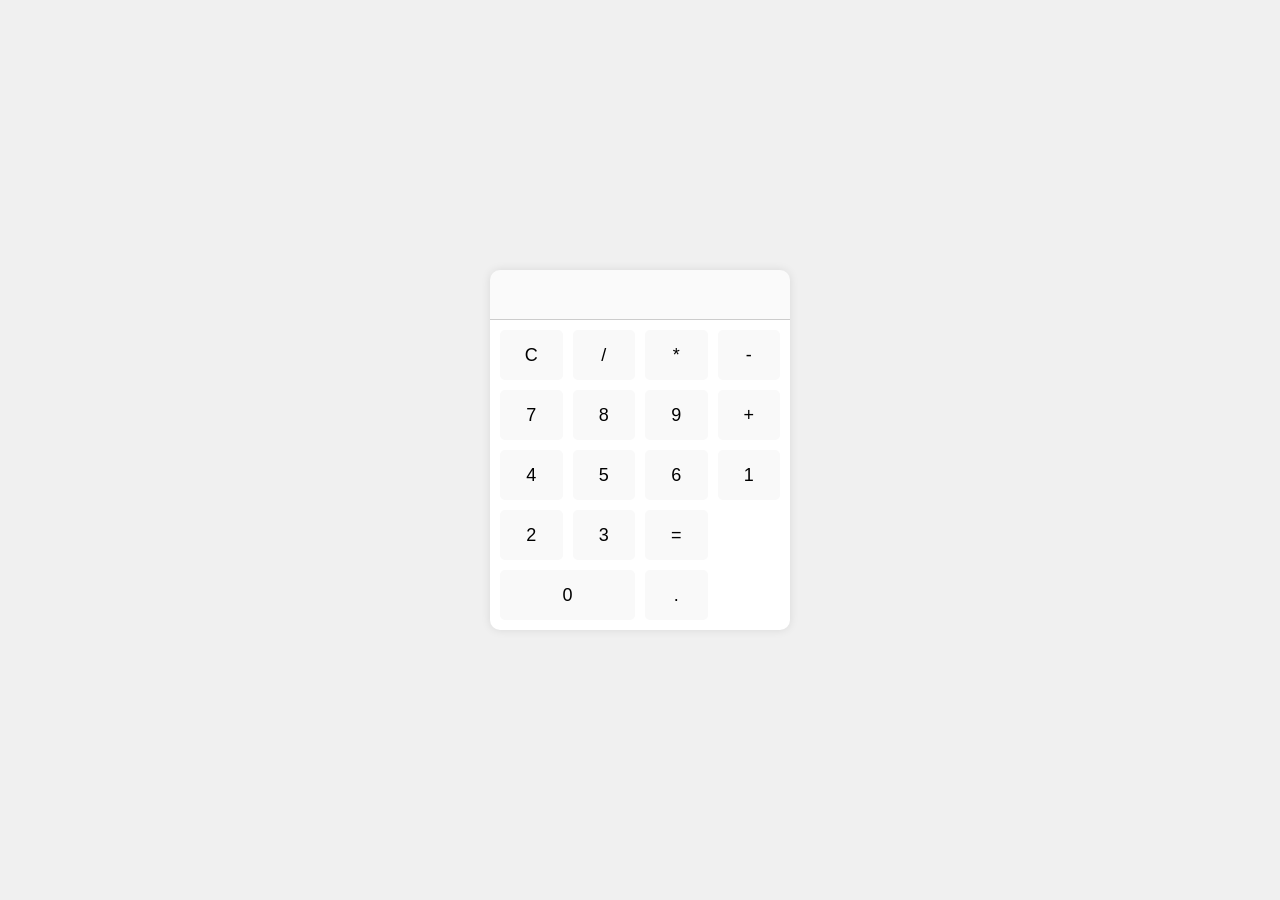
<file: simple-calculator/index.html>
<!DOCTYPE html>
<html lang="en">
<head>
    <meta charset="UTF-8">
    <meta name="viewport" content="width=device-width, initial-scale=1.0">
    <title>Simple Calculator</title>
    <link rel="stylesheet" href="styles.css">
</head>
<body>
    <div class="calculator">
        <input type="text" id="display" disabled>
        <div class="buttons">
            <button onclick="clearDisplay()">C</button>
            <button onclick="appendToDisplay('/')">/</button>
            <button onclick="appendToDisplay('*')">*</button>
            <button onclick="appendToDisplay('-')">-</button>
            <button onclick="appendToDisplay('7')">7</button>
            <button onclick="appendToDisplay('8')">8</button>
            <button onclick="appendToDisplay('9')">9</button>
            <button onclick="appendToDisplay('+')">+</button>
            <button onclick="appendToDisplay('4')">4</button>
            <button onclick="appendToDisplay('5')">5</button>
            <button onclick="appendToDisplay('6')">6</button>
                    <button onclick="appendToDisplay('1')">1</button>
                    <button onclick="appendToDisplay('2')">2</button>
                    <button onclick="appendToDisplay('3')">3</button>
                    <button onclick="calculate()">=</button>
                    <button onclick="appendToDisplay('0')" style="grid-column: span 2;">0</button>
                    <button onclick="appendToDisplay('.')">.</button>
                </div>
    </div>
    <script src="script.js"></script>
</body>
</html>
</file>
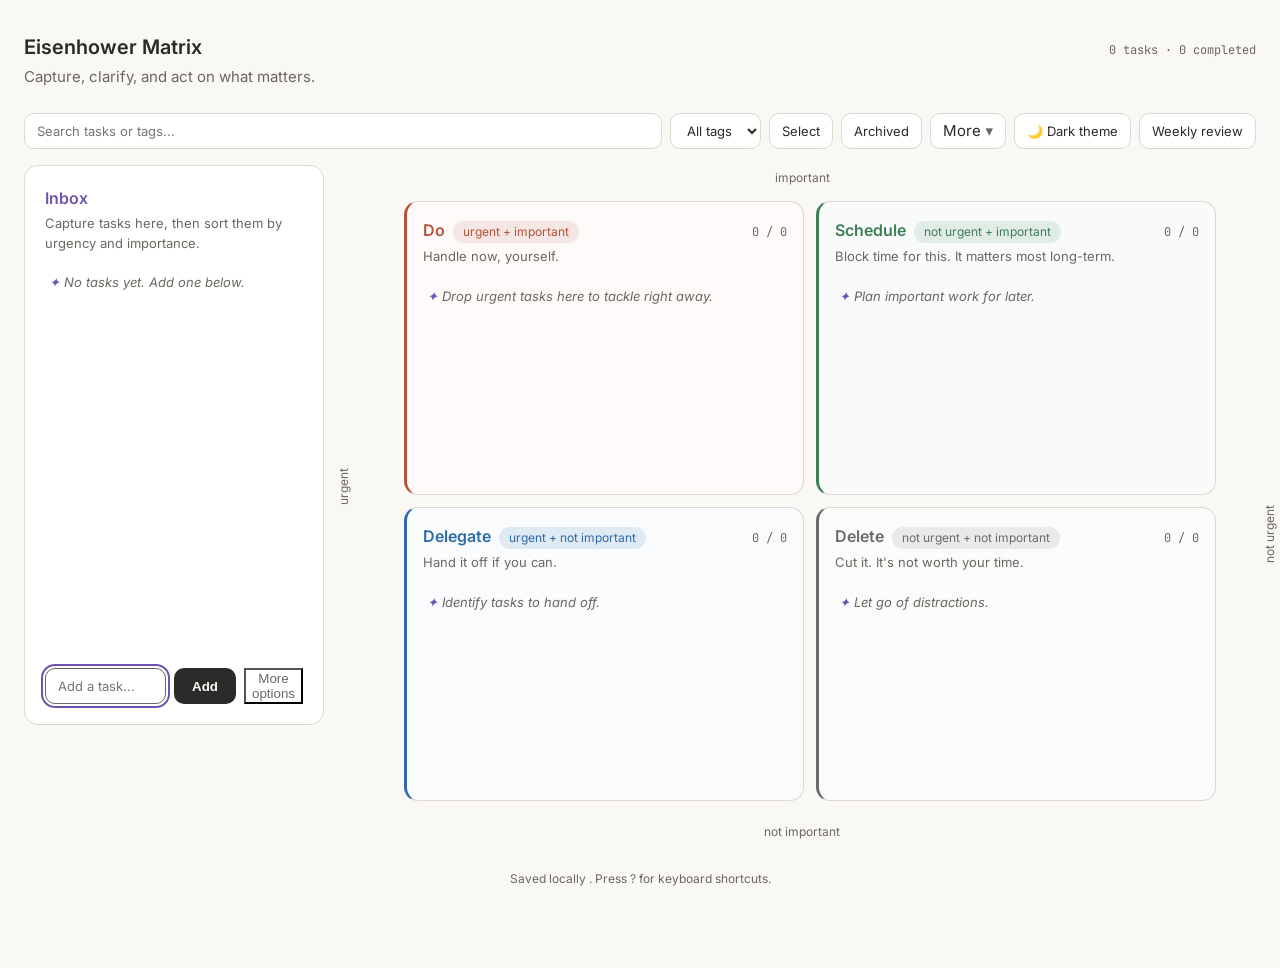
<file: TaskManager/index.html>
<!DOCTYPE html>
<html lang="en">
<head>
<meta charset="UTF-8">
<meta name="viewport" content="width=device-width, initial-scale=1.0">
<meta name="description" content="Eisenhower Matrix task manager — prioritize by urgency and importance. Offline-first, no sign-up required.">
<title>Eisenhower Matrix</title>
<link rel="icon" href="data:image/svg+xml,%3Csvg xmlns='http://www.w3.org/2000/svg' viewBox='0 0 64 64'%3E%3Crect width='64' height='64' rx='12' fill='%2316171B'/%3E%3Cpath d='M12 12h18v18H12zm22 0h18v18H34zM12 34h18v18H12zm22 0h18v18H34z' fill='%23BBA8E6'/%3E%3C/svg%3E">
<link rel="preconnect" href="https://fonts.googleapis.com">
<link href="https://fonts.googleapis.com/css2?family=JetBrains+Mono:wght@400;500;700&family=Inter:wght@400;500;600&display=swap" rel="stylesheet">
<link rel="stylesheet" href="index.css">

</head>
<body>

<header>
  <h1>Eisenhower Matrix <span>Capture, clarify, and act on what matters.</span></h1>
  <div class="subtitle" id="task-count">0 tasks</div>
</header>

<div class="toolbar">
  <input id="search" type="search" placeholder="Search tasks or tags..." aria-label="Search tasks or tags" />
  <select id="filter-tag" aria-label="Filter by tag"><option value="">All tags</option></select>
  <button id="bulk-toggle" type="button" aria-pressed="false">Select</button>
  <button id="bulk-move" type="button" hidden>Move selected</button>
  <button id="bulk-delete" type="button" hidden>Archive selected</button>
  <select id="bulk-destination" aria-label="Destination for selected tasks" hidden>
    <option value="">Move to...</option>
    <option value="inbox">Inbox</option>
    <option value="do">Do</option>
    <option value="schedule">Schedule</option>
    <option value="delegate">Delegate</option>
    <option value="delete">Delete</option>
  </select>
  <button id="archive-toggle" type="button" aria-pressed="false">Archived</button>
  <details class="more-menu">
    <summary aria-label="More actions">More</summary>
    <div class="more-menu-items">
      <button id="export-btn" type="button">Export JSON</button>
      <button id="export-markdown-btn" type="button">Export Markdown</button>
      <button id="export-csv-btn" type="button">Export CSV</button>
      <button id="import-btn" type="button">Import JSON</button>
      <button id="template-btn" type="button">Save template</button>
      <button id="clear-completed" type="button">Clear completed</button>
    </div>
  </details>
  <input id="import-input" type="file" accept="application/json" hidden />
  <button id="theme-toggle" type="button">☀️ Light theme</button>
  <button id="review-toggle" type="button">Weekly review</button>
</div>
<div class="progress-panel" id="progress-panel" aria-live="polite" hidden></div>
<div class="review-panel" id="review-panel"></div>

<div class="layout">

  <div class="inbox" data-quadrant="inbox">
    <div class="inbox-head">
      <span class="inbox-title">Inbox</span>
    </div>
    <div class="inbox-desc">Capture tasks here, then sort them by urgency and importance.</div>
    <div class="task-list" id="list-inbox"></div>
    <form class="add-row" data-quadrant="inbox">
      <input id="new-task-text" name="text" type="text" placeholder="Add a task..." />
      <button type="button" class="add-more-toggle" aria-expanded="false" aria-controls="add-more-options">More options</button>
      <div class="add-more" id="add-more-options">
        <select id="task-priority" aria-label="Sort priority">
        <option value="medium">Medium</option>
        <option value="low">Low</option>
        <option value="high">High</option>
        </select>
        <input id="new-task-date" name="dueDate" type="date" aria-label="Due date" title="Due date" />
        <input id="new-task-tags" name="tags" class="tags-input" type="text" placeholder="Tags" aria-label="Tags (comma separated)" />
        <textarea id="new-task-notes" name="notes" placeholder="Notes (optional)" aria-label="Notes"></textarea>
        <button type="button" id="suggest-task">Suggest</button>
      </div>
      <button type="submit">Add</button>
    </form>
  </div>

  <div class="graph-wrap">
    <div class="axis-label axis-top">important</div>
    <div class="axis-label axis-bottom">not important</div>
    <div class="axis-label axis-left">urgent</div>
    <div class="axis-label axis-right">not urgent</div>

    <div class="matrix">
      <div class="quadrant" id="q-do" data-quadrant="do">
        <div class="quadrant-head">
          <span class="quadrant-title">Do</span>
          <span class="quadrant-tag">urgent + important</span>
          <span class="quadrant-count">0 / 0</span>
        </div>
        <div class="quadrant-desc">Handle now, yourself.</div>
        <div class="overload-warning">Do is overloaded. Consider scheduling or delegating something.</div>
        <div class="task-list" id="list-do"></div>
      </div>

      <div class="quadrant" id="q-schedule" data-quadrant="schedule">
        <div class="quadrant-head">
          <span class="quadrant-title">Schedule</span>
          <span class="quadrant-tag">not urgent + important</span>
          <span class="quadrant-count">0 / 0</span>
        </div>
        <div class="quadrant-desc">Block time for this. It matters most long-term.</div>
        <div class="task-list" id="list-schedule"></div>
      </div>

      <div class="quadrant" id="q-delegate" data-quadrant="delegate">
        <div class="quadrant-head">
          <span class="quadrant-title">Delegate</span>
          <span class="quadrant-tag">urgent + not important</span>
          <span class="quadrant-count">0 / 0</span>
        </div>
        <div class="quadrant-desc">Hand it off if you can.</div>
        <div class="task-list" id="list-delegate"></div>
      </div>

      <div class="quadrant" id="q-delete" data-quadrant="delete">
        <div class="quadrant-head">
          <span class="quadrant-title">Delete</span>
          <span class="quadrant-tag">not urgent + not important</span>
          <span class="quadrant-count">0 / 0</span>
        </div>
        <div class="quadrant-desc">Cut it. It's not worth your time.</div>
        <div class="task-list" id="list-delete"></div>
      </div>
    </div>
  </div>

</div>

<footer>Saved locally <span id="last-saved"></span>. Press ? for keyboard shortcuts.</footer>
<div class="toast" id="toast" role="status" aria-live="polite"><span id="toast-message"></span><button id="toast-undo" type="button">Undo</button></div>
<dialog id="shortcuts-dialog">
  <form method="dialog">
    <h2>Keyboard shortcuts</h2>
    <p><kbd>1</kbd>-<kbd>5</kbd> Move focused task · <kbd>Enter</kbd>/<kbd>F2</kbd> Edit · <kbd>Space</kbd> Complete · <kbd>Delete</kbd> Archive · <kbd>/</kbd> Add task · <kbd>?</kbd> Help</p>
    <button>Close</button>
  </form>
</dialog>

<script type="module" src="script.js"></script>

</body>
</html>
</file>
<file: simple-calculator/styles.css>
body{
    display: flex;
    justify-content: center;
    align-items: center;
    height: 100vh;
    margin: 0;
    background-color: #f0f0f0;
}
.calculator{
    background-color: #fff;
    border-radius: 10px;
    box-shadow: 0 0 10px rgba(0, 0, 0, 0.1);
    width: 300px;
}
#display {
    box-sizing: border-box;
    width: 100%;
    height: 50px;
    text-align: right;
    padding: 10px;
    font-size: 18px;
    border: none;
    border-bottom: 1px solid #ccc;
}

.buttons {
    display: grid;
    grid-template-columns: repeat(4, 1fr);
    gap: 10px;
    padding: 10px;
}

button {
    width: 100%;
    height: 50px;
    font-size: 18px;
    border: none;
    border-radius: 5px;
    cursor: pointer;
    background-color: #f9f9f9;
    transition: background-color 0.2s;
}

button:hover {
    background-color: #e0e0e0;
}
</file>
<file: TaskManager/index.css>
/* ===== Eisenhower Matrix: humane stylesheet ===== */

/* ---- Tokens ---- */
:root {
  color-scheme: dark;
  --bg: #16171B;
  --panel: #1E2025;
  --panel-hover: #24272E;
  --card: #262930;
  --card-hover: #2D3038;
  --line: #343843;
  --text: #ECE9E4;
  --text-soft: #A9A7A2;

  --do: #E8896F;
  --schedule: #8CC5A0;
  --delegate: #8DB4E0;
  --delete: #A8A8A8;
  --inbox: #BBA8E6;
  --attention: #E9B872;
  --focus: #BBA8E6;

  --radius-control: 10px;
  --radius-panel: 14px;
  --radius-pill: 999px;
  --shadow-float: 0 2px 8px rgb(0 0 0 / .12);
  --ease: 180ms ease-out;
}

body.light {
  color-scheme: light;
  --bg: #FAF8F5;
  --panel: #FFFFFF;
  --panel-hover: #F3F0EB;
  --card: #F3F0EB;
  --card-hover: #EAE5DE;
  --line: #DDD8D0;
  --text: #2B2A28;
  --text-soft: #6B6760;
  --do: #B4533A;
  --schedule: #3F7D58;
  --delegate: #2F6AA8;
  --delete: #6B6B6B;
  --inbox: #6E54B0;
  --attention: #9A6400;
  --focus: #6E54B0;
}

@media (prefers-contrast: more) {
  :root { --line: #5A5F6E; --text-soft: #C8C6C1; }
  body.light { --line: #8A847A; --text-soft: #4A4640; }
}

/* ---- Reset and base ---- */
* { box-sizing: border-box; }

html { font-size: 100%; }

body {
  margin: 0;
  padding: 24px 16px 80px;
  min-height: 100vh;
  background: var(--bg);
  color: var(--text);
  font-family: 'Inter', system-ui, sans-serif;
  font-size: 0.9375rem;
  line-height: 1.5;
}

:focus-visible {
  outline: 2px solid var(--focus);
  outline-offset: 2px;
}

/* ---- Header ---- */
header {
  max-width: 1300px;
  margin: 0 auto 24px;
  display: flex;
  flex-wrap: wrap;
  align-items: baseline;
  justify-content: space-between;
  gap: 8px;
}

h1 {
  margin: 0;
  font-size: 1.25rem;
  font-weight: 600;
  letter-spacing: 0;
}

h1 span {
  display: block;
  margin-top: 4px;
  color: var(--text-soft);
  font-size: 0.9375rem;
  font-weight: 400;
}

.subtitle {
  color: var(--text-soft);
  font-family: 'JetBrains Mono', ui-monospace, monospace;
  font-size: 0.75rem;
}

/* ---- Toolbar and controls ---- */
.toolbar {
  max-width: 1300px;
  margin: 0 auto 16px;
  display: flex;
  flex-wrap: wrap;
  align-items: center;
  gap: 8px;
}

.toolbar input { flex: 1 1 200px; min-width: 140px; }

.toolbar input,
.toolbar button,
.toolbar select,
.add-row select,
.add-row input,
.task-priority,
.task-move,
.task-recurring,
.task-date,
.task-tags-input {
  min-height: 36px;
  padding: 6px 12px;
  background: var(--panel);
  color: var(--text);
  border: 1px solid var(--line);
  border-radius: var(--radius-control);
  font: 0.8125rem 'Inter', system-ui, sans-serif;
  transition: background var(--ease), border-color var(--ease);
}

.toolbar button,
.add-row button,
.task-edit,
.task-remove,
.toast button {
  cursor: pointer;
}

.toolbar button:hover,
.add-row button:hover { background: var(--panel-hover); }

.more-menu { position: relative; }
.more-menu summary {
  min-height: 36px;
  padding: 6px 12px;
  background: var(--panel);
  border: 1px solid var(--line);
  border-radius: var(--radius-control);
  cursor: pointer;
  list-style: none;
}
.more-menu summary::after { content: ' ▾'; color: var(--text-soft); }
.more-menu summary::-webkit-details-marker { display: none; }
.more-menu-items {
  position: absolute;
  right: 0;
  z-index: 4;
  min-width: 170px;
  padding: 6px;
  display: grid;
  gap: 4px;
  background: var(--panel);
  border: 1px solid var(--line);
  border-radius: var(--radius-control);
  box-shadow: var(--shadow-float);
}
.more-menu-items button { text-align: left; }

.progress-panel {
  max-width: 1300px;
  margin: 0 auto 16px;
  padding: 10px 16px;
  color: var(--text-soft);
  background: var(--panel);
  border: 1px solid var(--line);
  border-radius: var(--radius-panel);
}
.progress-panel[hidden] { display: none; }
.progress-track {
  height: 8px;
  margin-top: 6px;
  overflow: hidden;
  background: var(--card);
  border-radius: var(--radius-pill);
}
.progress-fill { height: 100%; background: var(--schedule); border-radius: inherit; transition: width var(--ease); }

.add-row input:focus,
.toolbar input:focus { border-color: var(--text-soft); }

/* ---- Layout (mobile first) ---- */
.layout {
  max-width: 1300px;
  margin: 0 auto;
  display: flex;
  flex-direction: column;
  gap: 16px;
}

.inbox {
  width: 100%;
  min-height: 200px;
  padding: 20px;
  display: flex;
  flex-direction: column;
  background: var(--panel);
  border: 1px solid var(--line);
  border-radius: var(--radius-panel);
  transition: background var(--ease), border-color var(--ease);
}

.inbox.drag-over {
  background: var(--panel-hover);
  border-color: var(--inbox);
}

.inbox-head {
  display: flex;
  align-items: baseline;
  justify-content: space-between;
  gap: 8px;
  margin-bottom: 4px;
}

.inbox-title {
  color: var(--inbox);
  font-size: 1rem;
  font-weight: 600;
}

.inbox-desc,
.quadrant-desc {
  margin-bottom: 12px;
  max-width: 60ch;
  color: var(--text-soft);
  font-size: 0.8125rem;
}

/* ---- Matrix ---- */
.graph-wrap {
  position: relative;
  width: 100%;
  min-width: 0;
  padding: 28px 40px 34px;
}

.axis-label {
  position: absolute;
  color: var(--text-soft);
  font-size: 0.75rem;
  white-space: nowrap;
}

.axis-top { top: 4px; left: 50%; transform: translateX(-50%); }
.axis-bottom { bottom: 4px; left: 50%; transform: translateX(-50%); }
.axis-left { left: 0; top: 50%; font-size: 0.6875rem; }
.axis-right { right: 0; top: 50%; font-size: 0.6875rem; }

.matrix {
  display: grid;
  grid-template-columns: 1fr;
  gap: 12px;
  min-height: 0;
}

.quadrant {
  min-height: 220px;
  padding: 16px 16px 12px;
  display: flex;
  flex-direction: column;
  background: var(--panel);
  border: 1px solid var(--line);
  border-radius: var(--radius-panel);
  transition: background var(--ease), border-color var(--ease);
}

#q-do { border-left: 3px solid var(--do); background: var(--panel); background: color-mix(in srgb, var(--do) 3%, var(--panel)); }
#q-schedule { border-left: 3px solid var(--schedule); background: var(--panel); background: color-mix(in srgb, var(--schedule) 3%, var(--panel)); }
#q-delegate { border-left: 3px solid var(--delegate); background: var(--panel); background: color-mix(in srgb, var(--delegate) 3%, var(--panel)); }
#q-delete { border-left: 3px solid var(--delete); background: var(--panel); background: color-mix(in srgb, var(--delete) 3%, var(--panel)); }

.quadrant.drag-over {
  background: var(--panel-hover);
  box-shadow: inset 0 0 0 2px currentColor;
}

.quadrant-head {
  display: flex;
  align-items: baseline;
  justify-content: space-between;
  gap: 8px;
  margin-bottom: 4px;
}

.quadrant-title {
  font-size: 1rem;
  font-weight: 600;
}

.quadrant-tag {
  padding: 2px 10px;
  border-radius: var(--radius-pill);
  background: color-mix(in srgb, currentColor 12%, transparent);
  font-size: 0.75rem;
  letter-spacing: 0;
  text-transform: none;
  opacity: 1;
}

#q-do .quadrant-title,       #q-do .quadrant-tag       { color: var(--do); }
#q-schedule .quadrant-title, #q-schedule .quadrant-tag { color: var(--schedule); }
#q-delegate .quadrant-title, #q-delegate .quadrant-tag { color: var(--delegate); }
#q-delete .quadrant-title,   #q-delete .quadrant-tag   { color: var(--delete); }

.quadrant-count {
  margin-left: auto;
  color: var(--text-soft);
  font: 0.75rem 'JetBrains Mono', ui-monospace, monospace;
}

.overload-warning {
  display: none;
  margin: 0 0 8px;
  color: var(--attention);
  font-size: 0.8125rem;
}

.overload-warning.visible { display: block; }

/* ---- Task list and cards ---- */
.task-list {
  flex: 1;
  min-height: 48px;
  padding-bottom: 4px;
  display: flex;
  flex-direction: column;
  gap: 10px;
  overflow-y: auto;
}

.task {
  display: flex;
  flex-wrap: wrap;
  align-items: flex-start;
  justify-content: space-between;
  gap: 8px;
  padding: 12px 14px;
  background: var(--card);
  border: 1px solid var(--line);
  border-radius: var(--radius-control);
  font-size: 0.9375rem;
  line-height: 1.5;
  cursor: grab;
  transition: opacity var(--ease), background var(--ease), border-color var(--ease);
}

.task:hover { background: var(--card-hover, var(--panel-hover)); }
.task.collapsed { align-items: center; }
.task.collapsed .task-actions,
.task.collapsed .task-meta input,
.task.collapsed .task-meta select,
.task.collapsed .task-notes,
.task.collapsed .task-subtasks { display: none; }
.task-expand {
  padding: 2px 6px;
  color: var(--text-soft);
  background: transparent;
  border: 0;
  cursor: pointer;
}
.priority-dot { width: 8px; height: 8px; flex: 0 0 8px; margin-top: 8px; border-radius: 50%; background: var(--text-soft); }
.priority-dot.priority-high { background: var(--do); }
.priority-dot.priority-medium { background: var(--attention); }
.priority-dot.priority-low { background: var(--schedule); }
.timer-display { color: var(--attention); font-family: 'JetBrains Mono', monospace; }
.timer-button.running { animation: timer-pulse 1.4s ease-in-out infinite; background: color-mix(in srgb, var(--attention) 15%, transparent); }
@keyframes timer-pulse { 50% { box-shadow: 0 0 0 3px color-mix(in srgb, var(--attention) 20%, transparent); } }

.task:active { cursor: grabbing; }

.task.dragging {
  opacity: .5;
  box-shadow: var(--shadow-float);
  outline: 2px solid var(--focus);
  outline-offset: -2px;
}

.task-select {
  display: none;
  width: 18px;
  height: 18px;
  margin-top: 3px;
  accent-color: var(--focus);
}
body.bulk-mode .task-select { display: block; }
.task-notes {
  width: 100%;
  min-height: 48px;
  margin-top: 4px;
  padding: 6px 8px;
  resize: vertical;
  color: var(--text);
  background: var(--panel);
  border: 1px solid var(--line);
  border-radius: var(--radius-control);
  font: inherit;
  font-size: .8125rem;
}
.subtask-add { display: flex; width: 100%; gap: 6px; }
.subtask-add input { flex: 1; min-width: 0; }
.task-subtasks { width: 100%; display: grid; gap: 4px; }
.subtask-row { display: flex; gap: 6px; align-items: center; }
.subtask-row input[type="text"] { flex: 1; min-width: 0; }
.timer-button { color: var(--attention); }

.task.priority-high { border-left: 4px solid var(--do); }

.task.completed { opacity: .6; }
.task.completed .task-text {
  text-decoration: line-through;
  text-decoration-color: var(--text-soft);
}

.task-main {
  display: flex;
  align-items: flex-start;
  gap: 10px;
  flex: 1 1 160px;
  min-width: 0;
}

.task-main input {
  width: 18px;
  height: 18px;
  margin-top: 3px;
  accent-color: var(--schedule);
}

.task-text {
  flex: 1;
  word-break: break-word;
  outline: none;
}

.task-text[contenteditable]:not([contenteditable="false"]) {
  outline: 2px solid var(--focus);
  outline-offset: 3px;
  border-radius: 4px;
}

.task-actions {
  display: flex;
  flex-wrap: wrap;
  align-items: center;
  gap: 6px;
}

.task-edit,
.task-remove {
  min-width: 32px;
  min-height: 32px;
  padding: 4px 10px;
  background: transparent;
  color: var(--text-soft);
  border: 0;
  border-radius: var(--radius-control);
  font-size: 0.8125rem;
  line-height: 1;
  transition: background var(--ease), color var(--ease);
}

.task-edit:hover,
.task-remove:hover {
  background: var(--panel-hover);
  color: var(--text);
}

.task-meta {
  width: 100%;
  display: flex;
  flex-wrap: wrap;
  align-items: center;
  gap: 8px;
  color: var(--text-soft);
  font-size: 0.75rem;
}

.task-meta.overdue { color: var(--attention); }

.task-tag {
  padding: 1px 10px;
  border-radius: var(--radius-pill);
  background: color-mix(in srgb, var(--inbox) 14%, transparent);
  color: var(--inbox);
}

.task-tags-input { min-width: 80px; max-width: 140px; }

.empty-hint {
  padding: 8px 4px;
  color: var(--text-soft);
  font-size: 0.8125rem;
  font-style: italic;
}
.empty-hint::before { content: '✦ '; color: var(--focus); }

/* ---- Add form ---- */
.add-row {
  display: flex;
  flex-wrap: wrap;
  align-items: stretch;
  gap: 8px;
  margin-top: 12px;
}

.add-row > input[type="text"] {
  order: 1;
  flex: 1 1 calc(100% - 72px);
  min-width: 0;
}

.add-row > button[type="submit"] {
  order: 2;
  flex: 0 0 auto;
  padding: 6px 18px;
  background: var(--text);
  color: var(--bg);
  border: 0;
  border-radius: var(--radius-control);
  font-weight: 600;
}

.add-row > button[type="submit"]:hover {
  background: var(--text);
  opacity: .9;
}

.add-more-toggle {
  order: 3;
  display: block;
  flex: 1;
  background: transparent;
  color: var(--text-soft);
}

.add-more {
  order: 4;
  display: none;
  flex: 1 1 100%;
  flex-wrap: wrap;
  gap: 8px;
}

.add-more.open { display: flex; }
.add-more select { flex: 0 0 96px; min-width: 0; }
.add-more input[type="date"] { flex: 0 0 140px; }
.add-more .tags-input { flex: 1 1 100px; min-width: 80px; }
.add-more #suggest-task { flex: 0 0 auto; }
.add-more textarea { flex: 1 1 100%; min-height: 48px; padding: 6px 10px; color: var(--text); background: var(--panel); border: 1px solid var(--line); border-radius: var(--radius-control); font: inherit; resize: vertical; }

/* ---- Review panel ---- */
.review-panel {
  display: none;
  max-width: 1300px;
  margin: 0 auto 16px;
  padding: 16px 20px;
  background: var(--panel);
  color: var(--text-soft);
  border: 1px solid var(--line);
  border-radius: var(--radius-panel);
  font-size: 0.875rem;
}

.review-panel.visible { display: block; }
.review-panel button,
.review-panel select { margin: 4px 6px 0 0; }

/* ---- Toast ---- */
.toast {
  position: fixed;
  left: 50%;
  bottom: 24px;
  z-index: 5;
  display: none;
  align-items: center;
  gap: 16px;
  max-width: calc(100% - 32px);
  padding: 12px 16px;
  background: var(--panel);
  color: var(--text);
  border: 1px solid var(--line);
  border-radius: var(--radius-control);
  box-shadow: var(--shadow-float);
  font-size: 0.875rem;
  transform: translateX(-50%);
}

.toast.visible { display: flex; }

.toast button {
  padding: 4px 8px;
  background: none;
  border: 0;
  color: var(--focus);
  font-weight: 600;
}

#shortcuts-dialog {
  max-width: min(520px, calc(100% - 32px));
  color: var(--text);
  background: var(--panel);
  border: 1px solid var(--line);
  border-radius: var(--radius-panel);
}
#shortcuts-dialog::backdrop { background: rgb(0 0 0 / .5); }
kbd { padding: 2px 6px; color: var(--text); background: var(--card); border: 1px solid var(--line); border-radius: 4px; font-family: 'JetBrains Mono', monospace; }

/* ---- Footer ---- */
footer {
  max-width: 1300px;
  margin: 24px auto 0;
  color: var(--text-soft);
  font-size: 0.75rem;
  line-height: 1.6;
  text-align: center;
}

/* ---- Touch targets ---- */
@media (pointer: coarse) {
  .toolbar button,
  .toolbar input,
  .toolbar select,
  .add-row button,
  .review-panel button,
  .add-row input,
  .add-row select,
  .task-edit,
  .task-remove,
  .task-priority,
  .task-move,
  .task-recurring,
  .task-date,
  .task-tags-input { min-height: 44px; }
  .task-edit,
  .task-remove { min-width: 44px; }
  .task-main input { width: 24px; height: 24px; }
}

/* ---- Reduced motion ---- */
@media (prefers-reduced-motion: reduce) {
  /* !important is intentional here so reduced-motion always overrides transitions. */
  *, *::before, *::after { transition: none !important; animation: none !important; }
}

/* ===== Wide layout (all media queries stay at the end) ===== */
@media (min-width: 900px) {
  body { padding: 32px 24px 80px; }

  .layout {
    flex-direction: row;
    align-items: flex-start;
    gap: 24px;
  }

  .inbox {
    flex: 0 0 300px;
    width: 300px;
    min-height: 560px;
  }

  .graph-wrap {
    flex: 1;
    padding: 36px 40px 44px 56px;
  }

  .axis-left {
    left: -4px;
    font-size: 0.75rem;
    transform: translateY(-50%) rotate(-90deg);
    transform-origin: left center;
  }

  .axis-right {
    right: -14px;
    font-size: 0.75rem;
    transform: translateY(-50%) rotate(-90deg);
    transform-origin: right center;
  }

  .matrix {
    grid-template-columns: 1fr 1fr;
    grid-template-rows: 1fr 1fr;
    min-height: 600px;
  }

  .add-more-toggle { display: block; }
  .add-more { order: 4; }
  .add-row > input[type="text"] { flex: 1 1 120px; }
}
</file>
